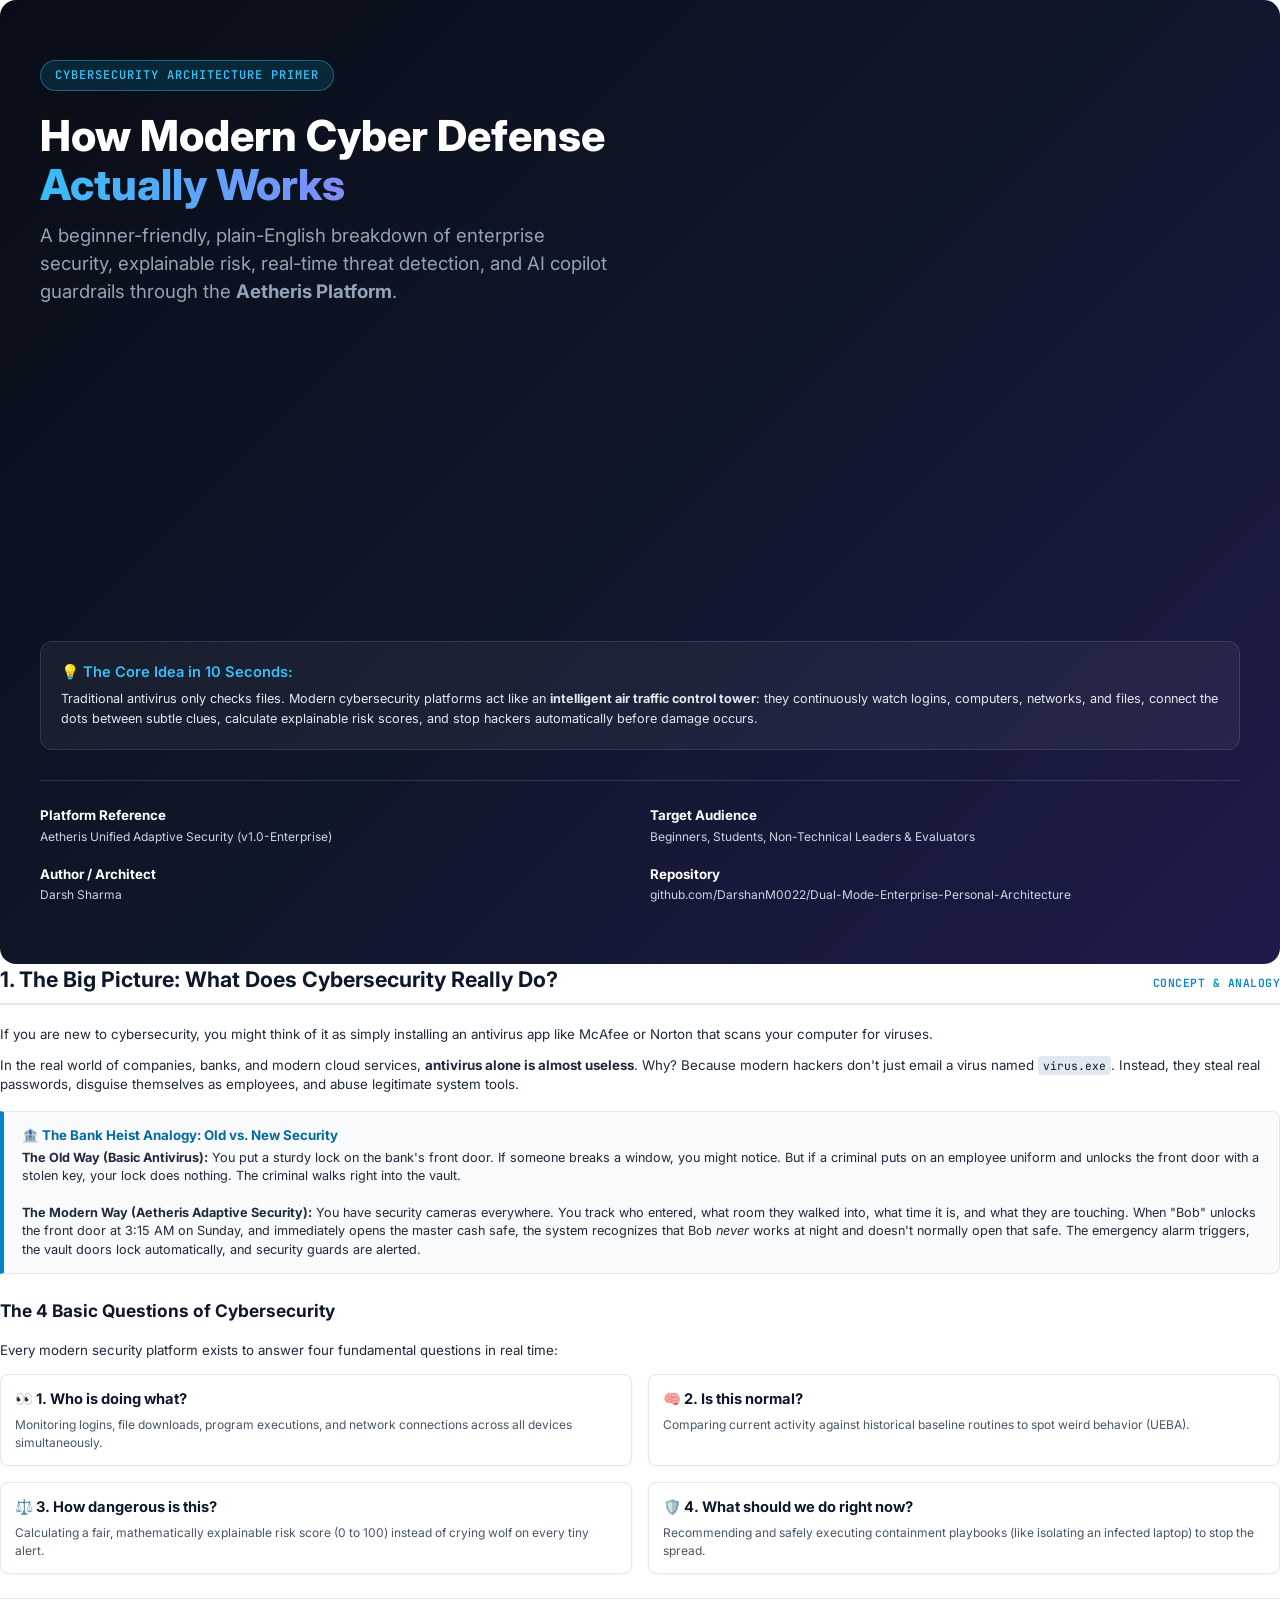
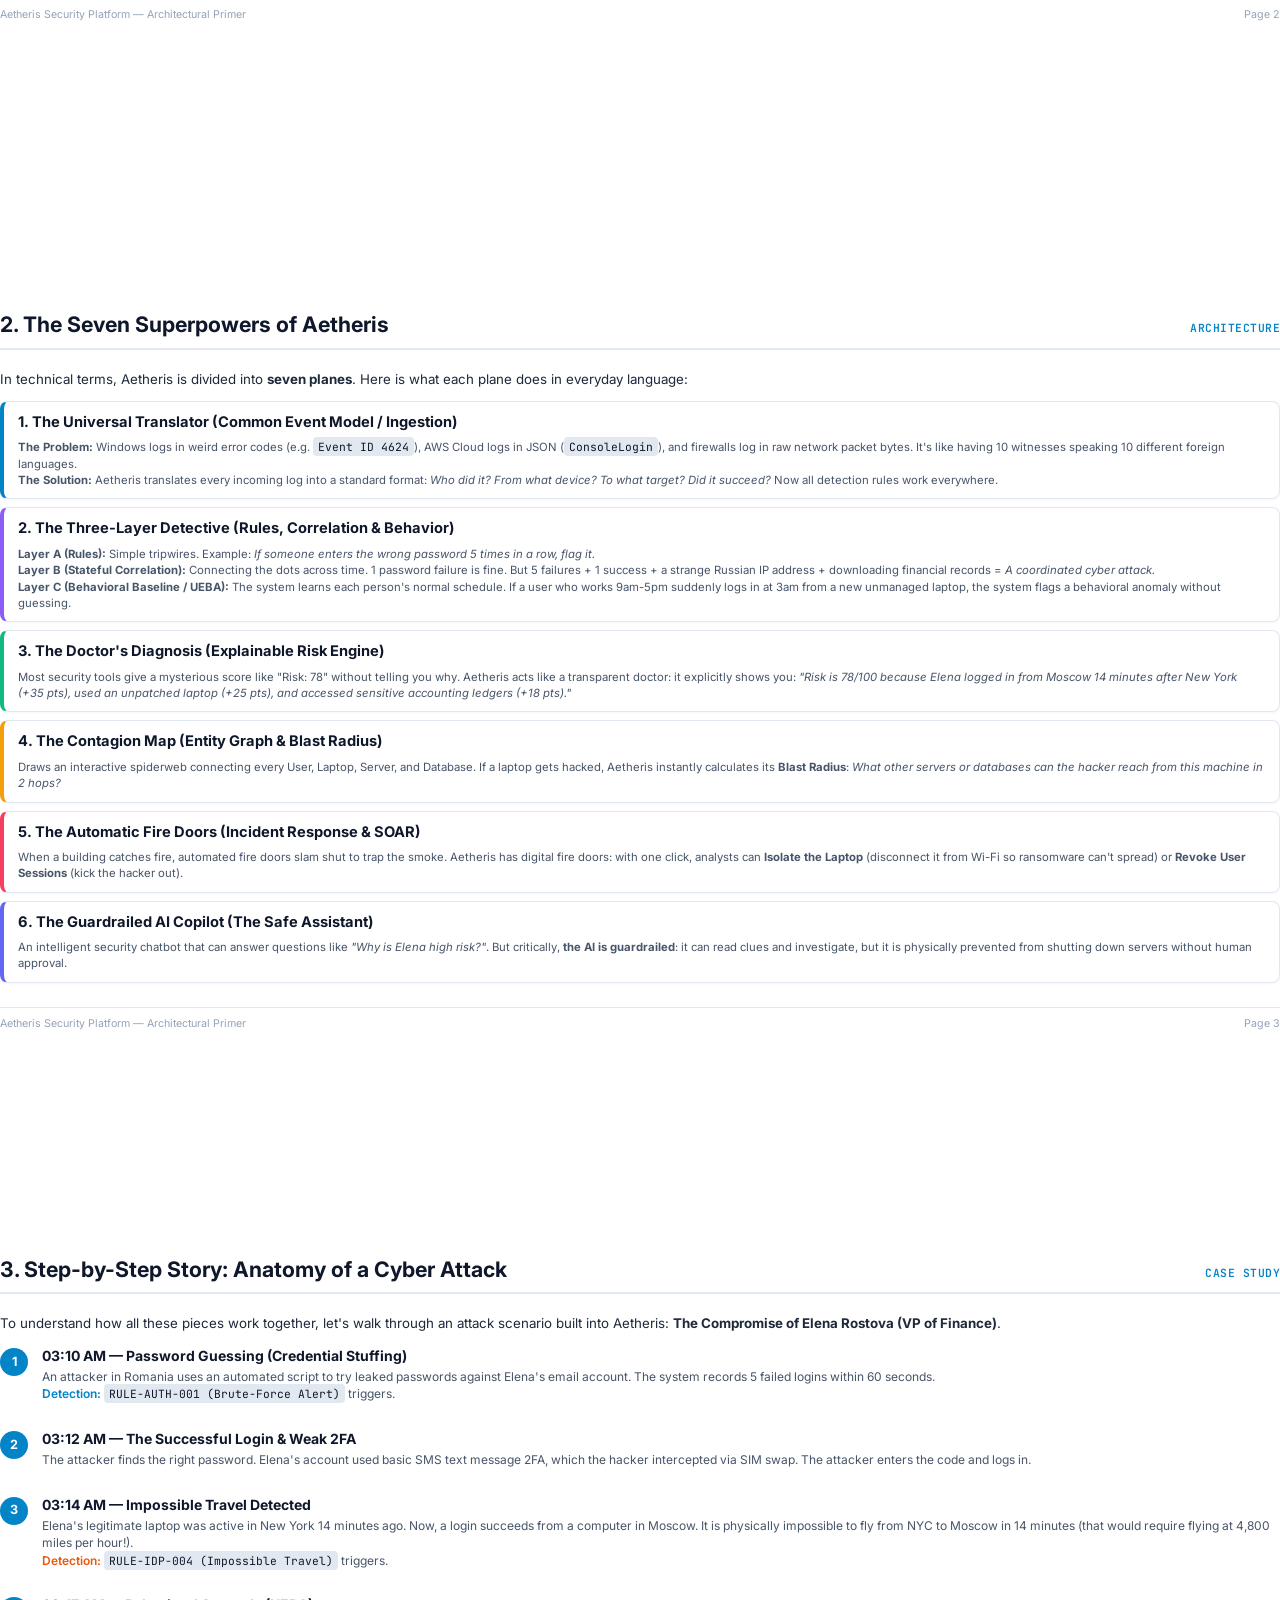
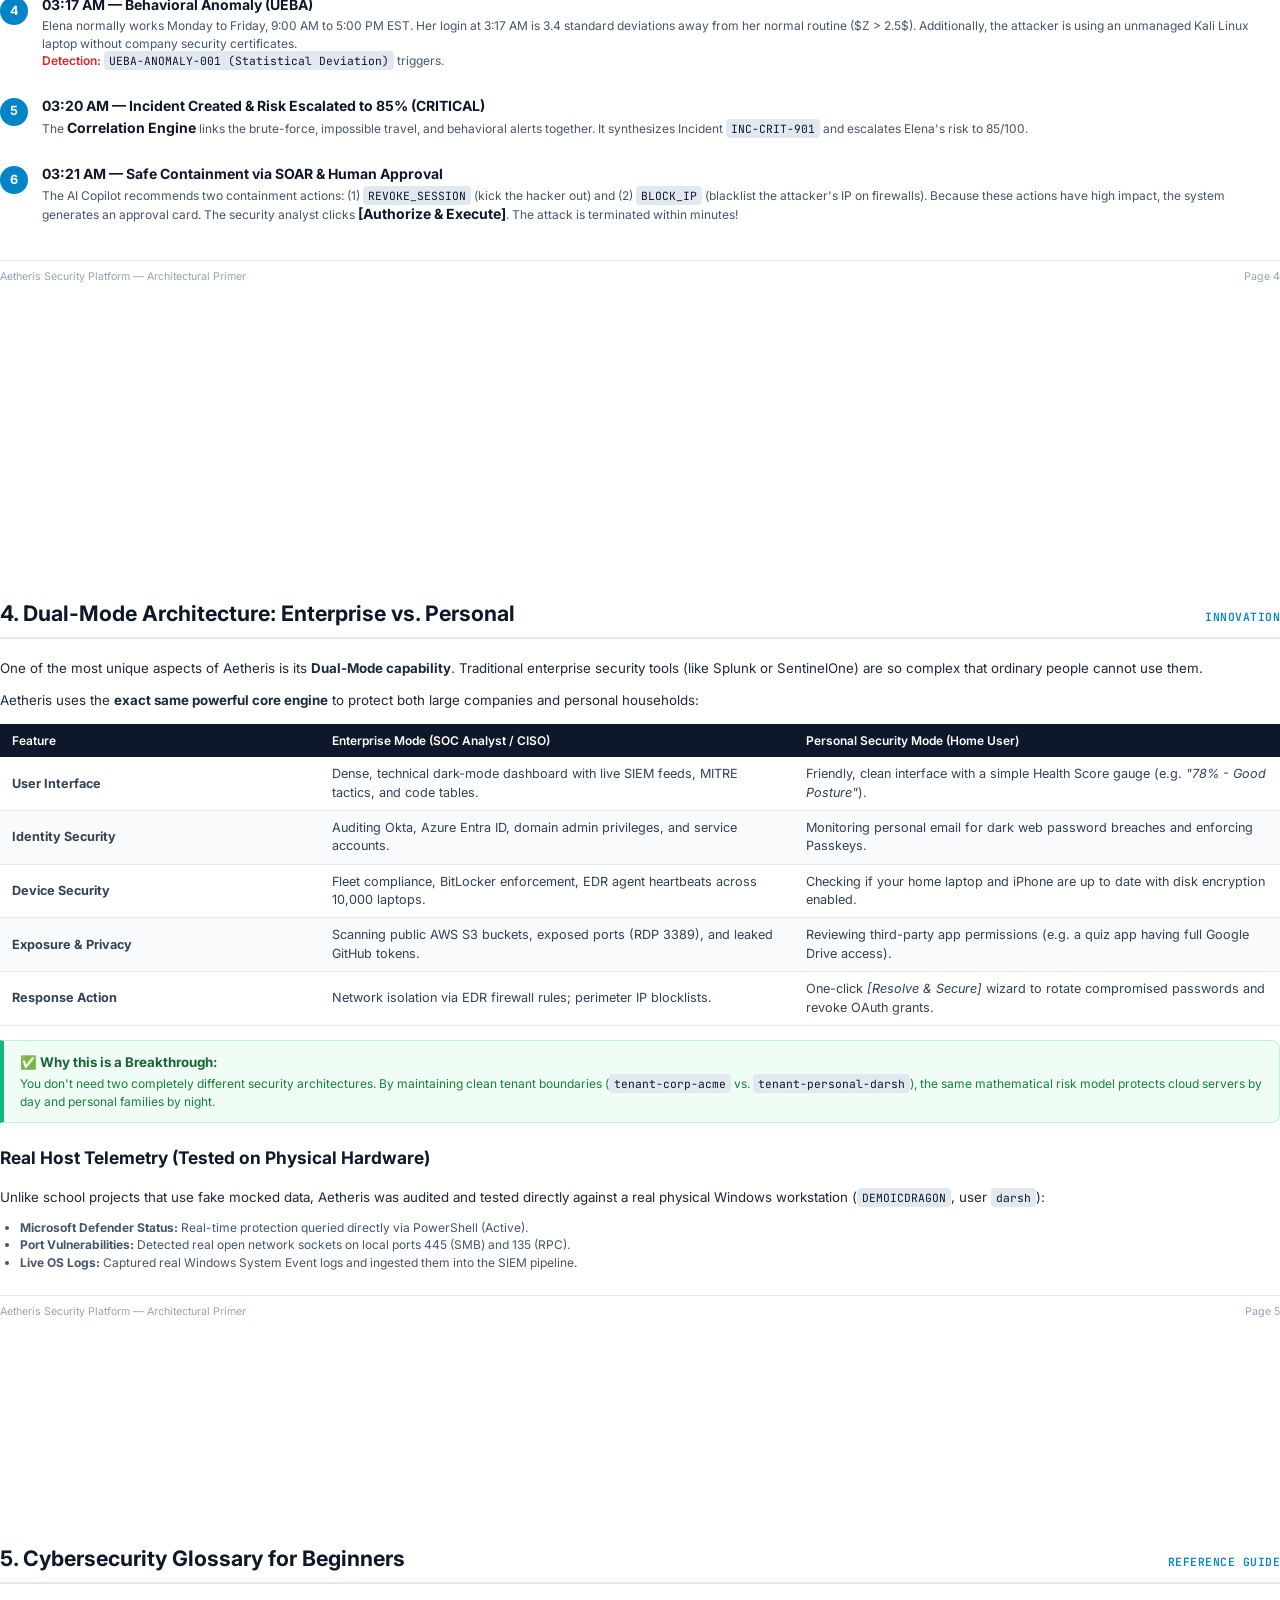
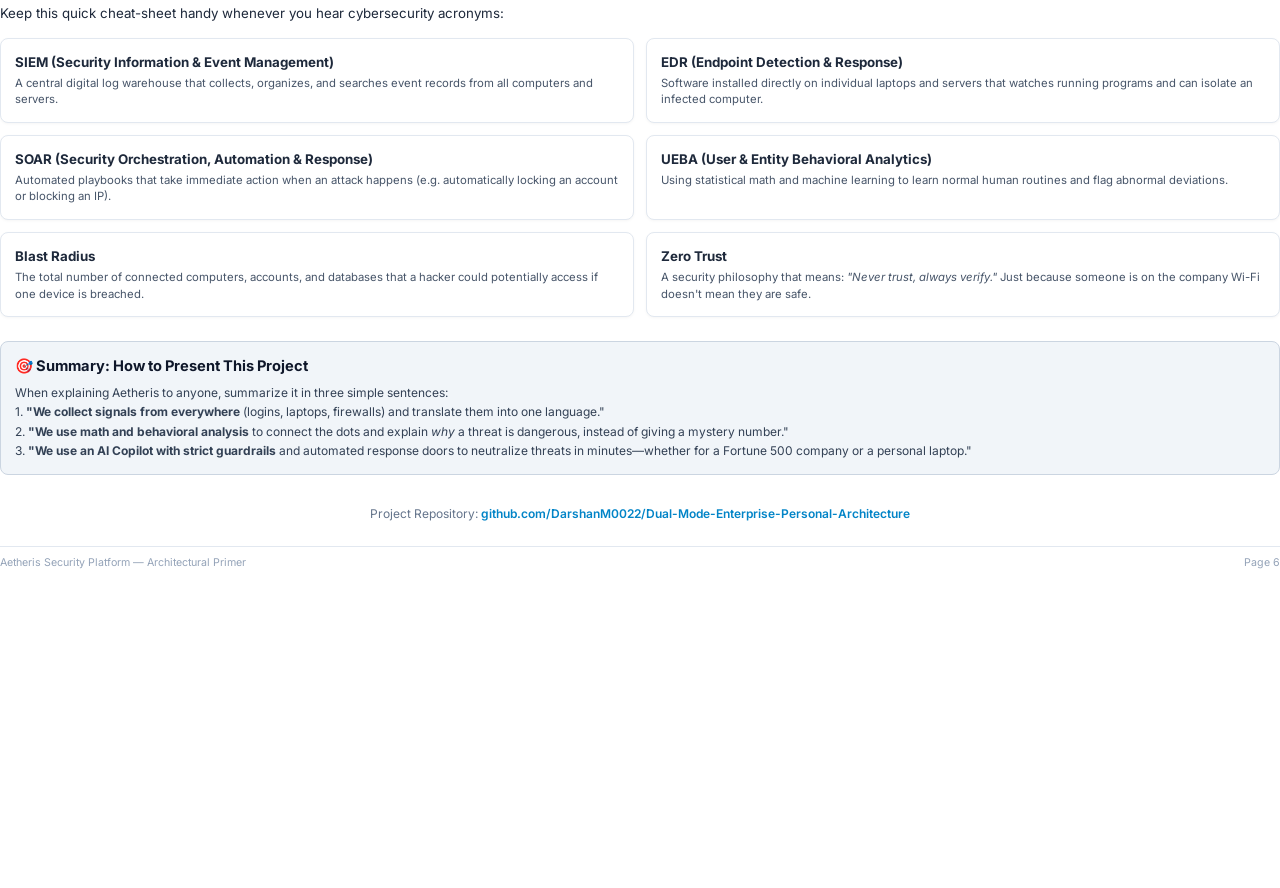
<file: docs/aetheris_beginners_guide.html>
<!DOCTYPE html>
<html lang="en">
<head>
    <meta charset="UTF-8">
    <title>Aetheris: A Beginner's Guide to Modern Cybersecurity Architecture</title>
    <style>
        @import url('https://fonts.googleapis.com/css2?family=Inter:wght@300;400;500;600;700;800&family=JetBrains+Mono:wght@400;600;700&display=swap');

        @page {
            size: A4;
            margin: 14mm 14mm 14mm 14mm;
            @bottom-right {
                content: counter(page);
            }
        }

        * {
            box-sizing: border-box;
            font-family: 'Inter', -apple-system, BlinkMacSystemFont, sans-serif;
        }

        body {
            color: #1e293b;
            background-color: #ffffff;
            line-height: 1.45;
            font-size: 10pt;
            margin: 0;
            padding: 0;
        }

        h1, h2, h3, h4 {
            color: #0f172a;
            font-weight: 700;
            margin-top: 0;
        }

        .page {
            page-break-after: always;
            position: relative;
            min-height: 250mm;
        }

        .page:last-child {
            page-break-after: avoid;
        }

        /* Cover Page */
        .cover-page {
            background: linear-gradient(135deg, #090d16 0%, #0f172a 50%, #1e1b4b 100%);
            color: #f8fafc;
            padding: 60px 40px;
            border-radius: 16px;
            display: flex;
            flex-direction: column;
            justify-content: space-between;
            min-height: 255mm;
        }

        .cover-badge {
            display: inline-block;
            background: rgba(6, 182, 212, 0.15);
            color: #38bdf8;
            border: 1px solid rgba(56, 189, 248, 0.4);
            padding: 6px 14px;
            border-radius: 20px;
            font-size: 9pt;
            font-family: 'JetBrains Mono', monospace;
            font-weight: 600;
            letter-spacing: 1px;
            text-transform: uppercase;
        }

        .cover-title {
            font-size: 32pt;
            font-weight: 800;
            line-height: 1.15;
            color: #ffffff;
            margin: 20px 0 12px 0;
        }

        .cover-title span {
            background: linear-gradient(90deg, #38bdf8, #818cf8);
            -webkit-background-clip: text;
            -webkit-text-fill-color: transparent;
        }

        .cover-subtitle {
            font-size: 14pt;
            color: #94a3b8;
            font-weight: 400;
            line-height: 1.5;
            max-width: 580px;
        }

        .cover-meta {
            border-top: 1px solid rgba(148, 163, 184, 0.2);
            padding-top: 25px;
            display: grid;
            grid-template-columns: 1fr 1fr;
            gap: 20px;
            font-size: 9pt;
            color: #cbd5e1;
        }

        .cover-meta strong {
            color: #ffffff;
            display: block;
            font-size: 10pt;
            margin-bottom: 2px;
        }

        /* Typography & Layout */
        .section-header {
            border-bottom: 2px solid #e2e8f0;
            padding-bottom: 8px;
            margin-bottom: 20px;
            display: flex;
            align-items: baseline;
            justify-content: space-between;
        }

        .section-header h2 {
            font-size: 16pt;
            color: #0f172a;
            margin: 0;
        }

        .section-tag {
            font-family: 'JetBrains Mono', monospace;
            font-size: 8.5pt;
            font-weight: 600;
            color: #0284c7;
            text-transform: uppercase;
            letter-spacing: 0.5px;
        }

        p {
            margin: 0 0 12px 0;
        }

        /* Analogy Card Boxes */
        .card-analogy {
            background: #f8fafc;
            border-left: 4px solid #0284c7;
            border-top: 1px solid #e2e8f0;
            border-right: 1px solid #e2e8f0;
            border-bottom: 1px solid #e2e8f0;
            border-radius: 0 8px 8px 0;
            padding: 14px 18px;
            margin: 16px 0;
        }

        .card-analogy .title {
            font-weight: 700;
            color: #0369a1;
            font-size: 10pt;
            margin-bottom: 4px;
            display: flex;
            align-items: center;
            gap: 6px;
        }

        .highlight-box {
            background: #f1f5f9;
            border: 1px solid #cbd5e1;
            border-radius: 8px;
            padding: 14px;
            margin: 14px 0;
        }

        .card-danger {
            background: #fff1f2;
            border-left: 4px solid #f43f5e;
            border-top: 1px solid #fecdd3;
            border-right: 1px solid #fecdd3;
            border-bottom: 1px solid #fecdd3;
            border-radius: 0 8px 8px 0;
            padding: 12px 16px;
            margin: 12px 0;
        }

        .card-success {
            background: #f0fdf4;
            border-left: 4px solid #10b981;
            border-top: 1px solid #bbf7d0;
            border-right: 1px solid #bbf7d0;
            border-bottom: 1px solid #bbf7d0;
            border-radius: 0 8px 8px 0;
            padding: 12px 16px;
            margin: 12px 0;
        }

        /* Grids & Cards */
        .grid-2 {
            display: grid;
            grid-template-columns: 1fr 1fr;
            gap: 16px;
            margin: 14px 0;
        }

        .feature-card {
            background: #ffffff;
            border: 1px solid #e2e8f0;
            border-radius: 8px;
            padding: 14px;
            box-shadow: 0 1px 3px rgba(0,0,0,0.04);
        }

        .feature-card h4 {
            margin: 0 0 6px 0;
            font-size: 11pt;
            color: #0f172a;
            display: flex;
            align-items: center;
            gap: 8px;
        }

        /* Step by Step Timeline */
        .timeline-step {
            display: flex;
            gap: 14px;
            margin-bottom: 14px;
        }

        .step-num {
            width: 28px;
            height: 28px;
            border-radius: 50%;
            background: #0284c7;
            color: #ffffff;
            font-weight: 700;
            font-size: 9.5pt;
            display: flex;
            align-items: center;
            justify-content: center;
            flex-shrink: 0;
            margin-top: 2px;
        }

        .step-content {
            flex: 1;
        }

        .step-content strong {
            color: #0f172a;
            font-size: 10.5pt;
        }

        /* Tables */
        table {
            width: 100%;
            border-collapse: collapse;
            font-size: 9.5pt;
            margin: 14px 0;
        }

        th {
            background-color: #0f172a;
            color: #ffffff;
            text-align: left;
            padding: 8px 12px;
            font-weight: 600;
            font-size: 9pt;
        }

        td {
            padding: 8px 12px;
            border-bottom: 1px solid #e2e8f0;
            color: #334155;
        }

        tr:nth-child(even) {
            background-color: #f8fafc;
        }

        code {
            font-family: 'JetBrains Mono', monospace;
            font-size: 8.5pt;
            background: #e2e8f0;
            padding: 2px 5px;
            border-radius: 4px;
            color: #0f172a;
        }

        .footer-note {
            font-size: 8pt;
            color: #94a3b8;
            border-top: 1px solid #e2e8f0;
            padding-top: 8px;
            margin-top: 24px;
            display: flex;
            justify-content: space-between;
        }
    </style>
</head>
<body>

    <!-- ================= PAGE 1: COVER PAGE ================= -->
    <div class="page">
        <div class="cover-page">
            <div>
                <span class="cover-badge">Cybersecurity Architecture Primer</span>
                <h1 class="cover-title">How Modern Cyber Defense<br><span>Actually Works</span></h1>
                <p class="cover-subtitle">
                    A beginner-friendly, plain-English breakdown of enterprise security, explainable risk, real-time threat detection, and AI copilot guardrails through the <strong>Aetheris Platform</strong>.
                </p>
            </div>

            <div>
                <div style="background: rgba(255, 255, 255, 0.05); border: 1px solid rgba(255, 255, 255, 0.1); border-radius: 12px; padding: 20px; margin-bottom: 30px;">
                    <div style="font-size: 11pt; font-weight: 600; color: #38bdf8; margin-bottom: 6px;">💡 The Core Idea in 10 Seconds:</div>
                    <div style="font-size: 9.5pt; line-height: 1.6; color: #e2e8f0;">
                        Traditional antivirus only checks files. Modern cybersecurity platforms act like an <strong>intelligent air traffic control tower</strong>: they continuously watch logins, computers, networks, and files, connect the dots between subtle clues, calculate explainable risk scores, and stop hackers automatically before damage occurs.
                    </div>
                </div>

                <div class="cover-meta">
                    <div>
                        <strong>Platform Reference</strong>
                        Aetheris Unified Adaptive Security (v1.0-Enterprise)
                    </div>
                    <div>
                        <strong>Target Audience</strong>
                        Beginners, Students, Non-Technical Leaders & Evaluators
                    </div>
                    <div>
                        <strong>Author / Architect</strong>
                        Darsh Sharma
                    </div>
                    <div>
                        <strong>Repository</strong>
                        github.com/DarshanM0022/Dual-Mode-Enterprise-Personal-Architecture
                    </div>
                </div>
            </div>
        </div>
    </div>

    <!-- ================= PAGE 2: THE REAL WORLD ANALOGY ================= -->
    <div class="page">
        <div class="section-header">
            <h2>1. The Big Picture: What Does Cybersecurity Really Do?</h2>
            <span class="section-tag">Concept & Analogy</span>
        </div>

        <p>
            If you are new to cybersecurity, you might think of it as simply installing an antivirus app like McAfee or Norton that scans your computer for viruses.
        </p>
        <p>
            In the real world of companies, banks, and modern cloud services, <strong>antivirus alone is almost useless</strong>. Why? Because modern hackers don't just email a virus named <code>virus.exe</code>. Instead, they steal real passwords, disguise themselves as employees, and abuse legitimate system tools.
        </p>

        <div class="card-analogy">
            <div class="title">🏦 The Bank Heist Analogy: Old vs. New Security</div>
            <p style="margin: 0; font-size: 9.5pt;">
                <strong>The Old Way (Basic Antivirus):</strong> You put a sturdy lock on the bank's front door. If someone breaks a window, you might notice. But if a criminal puts on an employee uniform and unlocks the front door with a stolen key, your lock does nothing. The criminal walks right into the vault.
                <br><br>
                <strong>The Modern Way (Aetheris Adaptive Security):</strong> You have security cameras everywhere. You track who entered, what room they walked into, what time it is, and what they are touching. When "Bob" unlocks the front door at 3:15 AM on Sunday, and immediately opens the master cash safe, the system recognizes that Bob <em>never</em> works at night and doesn't normally open that safe. The emergency alarm triggers, the vault doors lock automatically, and security guards are alerted.
            </p>
        </div>

        <h3 style="margin-top: 24px; font-size: 13pt;">The 4 Basic Questions of Cybersecurity</h3>
        <p>Every modern security platform exists to answer four fundamental questions in real time:</p>

        <div class="grid-2">
            <div class="feature-card">
                <h4>👀 1. Who is doing what?</h4>
                <p style="font-size: 9pt; color: #475569; margin: 0;">
                    Monitoring logins, file downloads, program executions, and network connections across all devices simultaneously.
                </p>
            </div>
            <div class="feature-card">
                <h4>🧠 2. Is this normal?</h4>
                <p style="font-size: 9pt; color: #475569; margin: 0;">
                    Comparing current activity against historical baseline routines to spot weird behavior (UEBA).
                </p>
            </div>
            <div class="feature-card">
                <h4>⚖️ 3. How dangerous is this?</h4>
                <p style="font-size: 9pt; color: #475569; margin: 0;">
                    Calculating a fair, mathematically explainable risk score (0 to 100) instead of crying wolf on every tiny alert.
                </p>
            </div>
            <div class="feature-card">
                <h4>🛡️ 4. What should we do right now?</h4>
                <p style="font-size: 9pt; color: #475569; margin: 0;">
                    Recommending and safely executing containment playbooks (like isolating an infected laptop) to stop the spread.
                </p>
            </div>
        </div>

        <div class="footer-note">
            <span>Aetheris Security Platform — Architectural Primer</span>
            <span>Page 2</span>
        </div>
    </div>

    <!-- ================= PAGE 3: THE 7 SUPERPOWERS EXPLAINED ================= -->
    <div class="page">
        <div class="section-header">
            <h2>2. The Seven Superpowers of Aetheris</h2>
            <span class="section-tag">Architecture</span>
        </div>

        <p>
            In technical terms, Aetheris is divided into <strong>seven planes</strong>. Here is what each plane does in everyday language:
        </p>

        <div class="feature-card" style="margin-bottom: 8px; border-left: 4px solid #0284c7; padding: 10px 14px;">
            <h4>1. The Universal Translator (Common Event Model / Ingestion)</h4>
            <p style="font-size: 8.5pt; margin: 0; color: #475569;">
                <strong>The Problem:</strong> Windows logs in weird error codes (e.g. <code>Event ID 4624</code>), AWS Cloud logs in JSON (<code>ConsoleLogin</code>), and firewalls log in raw network packet bytes. It's like having 10 witnesses speaking 10 different foreign languages.<br>
                <strong>The Solution:</strong> Aetheris translates every incoming log into a standard format: <em>Who did it? From what device? To what target? Did it succeed?</em> Now all detection rules work everywhere.
            </p>
        </div>

        <div class="feature-card" style="margin-bottom: 8px; border-left: 4px solid #8b5cf6; padding: 10px 14px;">
            <h4>2. The Three-Layer Detective (Rules, Correlation & Behavior)</h4>
            <p style="font-size: 8.5pt; margin: 0; color: #475569;">
                <strong>Layer A (Rules):</strong> Simple tripwires. Example: <em>If someone enters the wrong password 5 times in a row, flag it.</em><br>
                <strong>Layer B (Stateful Correlation):</strong> Connecting the dots across time. 1 password failure is fine. But 5 failures + 1 success + a strange Russian IP address + downloading financial records = <em>A coordinated cyber attack.</em><br>
                <strong>Layer C (Behavioral Baseline / UEBA):</strong> The system learns each person's normal schedule. If a user who works 9am-5pm suddenly logs in at 3am from a new unmanaged laptop, the system flags a behavioral anomaly without guessing.
            </p>
        </div>

        <div class="feature-card" style="margin-bottom: 8px; border-left: 4px solid #10b981; padding: 10px 14px;">
            <h4>3. The Doctor's Diagnosis (Explainable Risk Engine)</h4>
            <p style="font-size: 8.5pt; margin: 0; color: #475569;">
                Most security tools give a mysterious score like "Risk: 78" without telling you why. Aetheris acts like a transparent doctor: it explicitly shows you: <em>"Risk is 78/100 because Elena logged in from Moscow 14 minutes after New York (+35 pts), used an unpatched laptop (+25 pts), and accessed sensitive accounting ledgers (+18 pts)."</em>
            </p>
        </div>

        <div class="feature-card" style="margin-bottom: 8px; border-left: 4px solid #f59e0b; padding: 10px 14px;">
            <h4>4. The Contagion Map (Entity Graph & Blast Radius)</h4>
            <p style="font-size: 8.5pt; margin: 0; color: #475569;">
                Draws an interactive spiderweb connecting every User, Laptop, Server, and Database. If a laptop gets hacked, Aetheris instantly calculates its <strong>Blast Radius</strong>: <em>What other servers or databases can the hacker reach from this machine in 2 hops?</em>
            </p>
        </div>

        <div class="feature-card" style="margin-bottom: 8px; border-left: 4px solid #f43f5e; padding: 10px 14px;">
            <h4>5. The Automatic Fire Doors (Incident Response & SOAR)</h4>
            <p style="font-size: 8.5pt; margin: 0; color: #475569;">
                When a building catches fire, automated fire doors slam shut to trap the smoke. Aetheris has digital fire doors: with one click, analysts can <strong>Isolate the Laptop</strong> (disconnect it from Wi-Fi so ransomware can't spread) or <strong>Revoke User Sessions</strong> (kick the hacker out).
            </p>
        </div>

        <div class="feature-card" style="border-left: 4px solid #6366f1; padding: 10px 14px;">
            <h4>6. The Guardrailed AI Copilot (The Safe Assistant)</h4>
            <p style="font-size: 8.5pt; margin: 0; color: #475569;">
                An intelligent security chatbot that can answer questions like <em>"Why is Elena high risk?"</em>. But critically, <strong>the AI is guardrailed</strong>: it can read clues and investigate, but it is physically prevented from shutting down servers without human approval.
            </p>
        </div>

        <div class="footer-note">
            <span>Aetheris Security Platform — Architectural Primer</span>
            <span>Page 3</span>
        </div>
    </div>

    <!-- ================= PAGE 4: WALKTHROUGH OF A REAL ATTACK ================= -->
    <div class="page">
        <div class="section-header">
            <h2>3. Step-by-Step Story: Anatomy of a Cyber Attack</h2>
            <span class="section-tag">Case Study</span>
        </div>

        <p>
            To understand how all these pieces work together, let's walk through an attack scenario built into Aetheris: <strong>The Compromise of Elena Rostova (VP of Finance)</strong>.
        </p>

        <div class="timeline-step">
            <div class="step-num">1</div>
            <div class="step-content">
                <strong>03:10 AM — Password Guessing (Credential Stuffing)</strong>
                <p style="font-size: 9pt; color: #475569; margin-top: 2px;">
                    An attacker in Romania uses an automated script to try leaked passwords against Elena's email account. The system records 5 failed logins within 60 seconds.
                    <br><span style="color: #0284c7; font-weight: 600;">Detection:</span> <code>RULE-AUTH-001 (Brute-Force Alert)</code> triggers.
                </p>
            </div>
        </div>

        <div class="timeline-step">
            <div class="step-num">2</div>
            <div class="step-content">
                <strong>03:12 AM — The Successful Login & Weak 2FA</strong>
                <p style="font-size: 9pt; color: #475569; margin-top: 2px;">
                    The attacker finds the right password. Elena's account used basic SMS text message 2FA, which the hacker intercepted via SIM swap. The attacker enters the code and logs in.
                </p>
            </div>
        </div>

        <div class="timeline-step">
            <div class="step-num">3</div>
            <div class="step-content">
                <strong>03:14 AM — Impossible Travel Detected</strong>
                <p style="font-size: 9pt; color: #475569; margin-top: 2px;">
                    Elena's legitimate laptop was active in New York 14 minutes ago. Now, a login succeeds from a computer in Moscow. It is physically impossible to fly from NYC to Moscow in 14 minutes (that would require flying at 4,800 miles per hour!).
                    <br><span style="color: #ea580c; font-weight: 600;">Detection:</span> <code>RULE-IDP-004 (Impossible Travel)</code> triggers.
                </p>
            </div>
        </div>

        <div class="timeline-step">
            <div class="step-num">4</div>
            <div class="step-content">
                <strong>03:17 AM — Behavioral Anomaly (UEBA)</strong>
                <p style="font-size: 9pt; color: #475569; margin-top: 2px;">
                    Elena normally works Monday to Friday, 9:00 AM to 5:00 PM EST. Her login at 3:17 AM is 3.4 standard deviations away from her normal routine ($Z > 2.5$). Additionally, the attacker is using an unmanaged Kali Linux laptop without company security certificates.
                    <br><span style="color: #dc2626; font-weight: 600;">Detection:</span> <code>UEBA-ANOMALY-001 (Statistical Deviation)</code> triggers.
                </p>
            </div>
        </div>

        <div class="timeline-step">
            <div class="step-num">5</div>
            <div class="step-content">
                <strong>03:20 AM — Incident Created & Risk Escalated to 85% (CRITICAL)</strong>
                <p style="font-size: 9pt; color: #475569; margin-top: 2px;">
                    The <strong>Correlation Engine</strong> links the brute-force, impossible travel, and behavioral alerts together. It synthesizes Incident <code>INC-CRIT-901</code> and escalates Elena's risk to 85/100.
                </p>
            </div>
        </div>

        <div class="timeline-step">
            <div class="step-num">6</div>
            <div class="step-content">
                <strong>03:21 AM — Safe Containment via SOAR & Human Approval</strong>
                <p style="font-size: 9pt; color: #475569; margin-top: 2px;">
                    The AI Copilot recommends two containment actions: (1) <code>REVOKE_SESSION</code> (kick the hacker out) and (2) <code>BLOCK_IP</code> (blacklist the attacker's IP on firewalls). Because these actions have high impact, the system generates an approval card. The security analyst clicks <strong>[Authorize & Execute]</strong>. The attack is terminated within minutes!
                </p>
            </div>
        </div>

        <div class="footer-note">
            <span>Aetheris Security Platform — Architectural Primer</span>
            <span>Page 4</span>
        </div>
    </div>

    <!-- ================= PAGE 5: DUAL-MODE (ENTERPRISE + PERSONAL) ================= -->
    <div class="page">
        <div class="section-header">
            <h2>4. Dual-Mode Architecture: Enterprise vs. Personal</h2>
            <span class="section-tag">Innovation</span>
        </div>

        <p>
            One of the most unique aspects of Aetheris is its <strong>Dual-Mode capability</strong>. Traditional enterprise security tools (like Splunk or SentinelOne) are so complex that ordinary people cannot use them.
        </p>
        <p>
            Aetheris uses the <strong>exact same powerful core engine</strong> to protect both large companies and personal households:
        </p>

        <table>
            <thead>
                <tr>
                    <th style="width: 25%;">Feature</th>
                    <th style="width: 37%;">Enterprise Mode (SOC Analyst / CISO)</th>
                    <th style="width: 38%;">Personal Security Mode (Home User)</th>
                </tr>
            </thead>
            <tbody>
                <tr>
                    <td><strong>User Interface</strong></td>
                    <td>Dense, technical dark-mode dashboard with live SIEM feeds, MITRE tactics, and code tables.</td>
                    <td>Friendly, clean interface with a simple Health Score gauge (e.g. <em>"78% - Good Posture"</em>).</td>
                </tr>
                <tr>
                    <td><strong>Identity Security</strong></td>
                    <td>Auditing Okta, Azure Entra ID, domain admin privileges, and service accounts.</td>
                    <td>Monitoring personal email for dark web password breaches and enforcing Passkeys.</td>
                </tr>
                <tr>
                    <td><strong>Device Security</strong></td>
                    <td>Fleet compliance, BitLocker enforcement, EDR agent heartbeats across 10,000 laptops.</td>
                    <td>Checking if your home laptop and iPhone are up to date with disk encryption enabled.</td>
                </tr>
                <tr>
                    <td><strong>Exposure & Privacy</strong></td>
                    <td>Scanning public AWS S3 buckets, exposed ports (RDP 3389), and leaked GitHub tokens.</td>
                    <td>Reviewing third-party app permissions (e.g. a quiz app having full Google Drive access).</td>
                </tr>
                <tr>
                    <td><strong>Response Action</strong></td>
                    <td>Network isolation via EDR firewall rules; perimeter IP blocklists.</td>
                    <td>One-click <em>[Resolve & Secure]</em> wizard to rotate compromised passwords and revoke OAuth grants.</td>
                </tr>
            </tbody>
        </table>

        <div class="card-success">
            <div style="font-weight: 700; color: #166534; font-size: 10pt; margin-bottom: 3px;">✅ Why this is a Breakthrough:</div>
            <p style="margin: 0; font-size: 9pt; color: #15803d;">
                You don't need two completely different security architectures. By maintaining clean tenant boundaries (<code>tenant-corp-acme</code> vs. <code>tenant-personal-darsh</code>), the same mathematical risk model protects cloud servers by day and personal families by night.
            </p>
        </div>

        <h3 style="margin-top: 22px; font-size: 13pt;">Real Host Telemetry (Tested on Physical Hardware)</h3>
        <p>
            Unlike school projects that use fake mocked data, Aetheris was audited and tested directly against a real physical Windows workstation (<code>DEMOICDRAGON</code>, user <code>darsh</code>):
        </p>
        <ul style="font-size: 9pt; color: #475569; padding-left: 20px;">
            <li><strong>Microsoft Defender Status:</strong> Real-time protection queried directly via PowerShell (Active).</li>
            <li><strong>Port Vulnerabilities:</strong> Detected real open network sockets on local ports 445 (SMB) and 135 (RPC).</li>
            <li><strong>Live OS Logs:</strong> Captured real Windows System Event logs and ingested them into the SIEM pipeline.</li>
        </ul>

        <div class="footer-note">
            <span>Aetheris Security Platform — Architectural Primer</span>
            <span>Page 5</span>
        </div>
    </div>

    <!-- ================= PAGE 6: GLOSSARY & CONCLUSION ================= -->
    <div class="page">
        <div class="section-header">
            <h2>5. Cybersecurity Glossary for Beginners</h2>
            <span class="section-tag">Reference Guide</span>
        </div>

        <p>Keep this quick cheat-sheet handy whenever you hear cybersecurity acronyms:</p>

        <div style="display: grid; grid-template-columns: 1fr 1fr; gap: 12px; margin-top: 14px;">
            <div class="feature-card">
                <strong>SIEM (Security Information & Event Management)</strong>
                <p style="font-size: 8.5pt; color: #475569; margin: 3px 0 0 0;">
                    A central digital log warehouse that collects, organizes, and searches event records from all computers and servers.
                </p>
            </div>
            <div class="feature-card">
                <strong>EDR (Endpoint Detection & Response)</strong>
                <p style="font-size: 8.5pt; color: #475569; margin: 3px 0 0 0;">
                    Software installed directly on individual laptops and servers that watches running programs and can isolate an infected computer.
                </p>
            </div>
            <div class="feature-card">
                <strong>SOAR (Security Orchestration, Automation & Response)</strong>
                <p style="font-size: 8.5pt; color: #475569; margin: 3px 0 0 0;">
                    Automated playbooks that take immediate action when an attack happens (e.g. automatically locking an account or blocking an IP).
                </p>
            </div>
            <div class="feature-card">
                <strong>UEBA (User & Entity Behavioral Analytics)</strong>
                <p style="font-size: 8.5pt; color: #475569; margin: 3px 0 0 0;">
                    Using statistical math and machine learning to learn normal human routines and flag abnormal deviations.
                </p>
            </div>
            <div class="feature-card">
                <strong>Blast Radius</strong>
                <p style="font-size: 8.5pt; color: #475569; margin: 3px 0 0 0;">
                    The total number of connected computers, accounts, and databases that a hacker could potentially access if one device is breached.
                </p>
            </div>
            <div class="feature-card">
                <strong>Zero Trust</strong>
                <p style="font-size: 8.5pt; color: #475569; margin: 3px 0 0 0;">
                    A security philosophy that means: <em>"Never trust, always verify."</em> Just because someone is on the company Wi-Fi doesn't mean they are safe.
                </p>
            </div>
        </div>

        <div class="highlight-box" style="margin-top: 24px;">
            <div style="font-weight: 700; color: #0f172a; font-size: 11pt; margin-bottom: 6px;">🎯 Summary: How to Present This Project</div>
            <p style="font-size: 9pt; color: #334155; margin: 0; line-height: 1.6;">
                When explaining Aetheris to anyone, summarize it in three simple sentences:<br>
                1. <strong>"We collect signals from everywhere</strong> (logins, laptops, firewalls) and translate them into one language."<br>
                2. <strong>"We use math and behavioral analysis</strong> to connect the dots and explain <em>why</em> a threat is dangerous, instead of giving a mystery number."<br>
                3. <strong>"We use an AI Copilot with strict guardrails</strong> and automated response doors to neutralize threats in minutes—whether for a Fortune 500 company or a personal laptop."
            </p>
        </div>

        <div style="margin-top: 30px; text-align: center; font-size: 9pt; color: #64748b;">
            Project Repository: <a href="https://github.com/DarshanM0022/Dual-Mode-Enterprise-Personal-Architecture" style="color: #0284c7; text-decoration: none; font-weight: 600;">github.com/DarshanM0022/Dual-Mode-Enterprise-Personal-Architecture</a>
        </div>

        <div class="footer-note">
            <span>Aetheris Security Platform — Architectural Primer</span>
            <span>Page 6</span>
        </div>
    </div>

</body>
</html>
</file>
